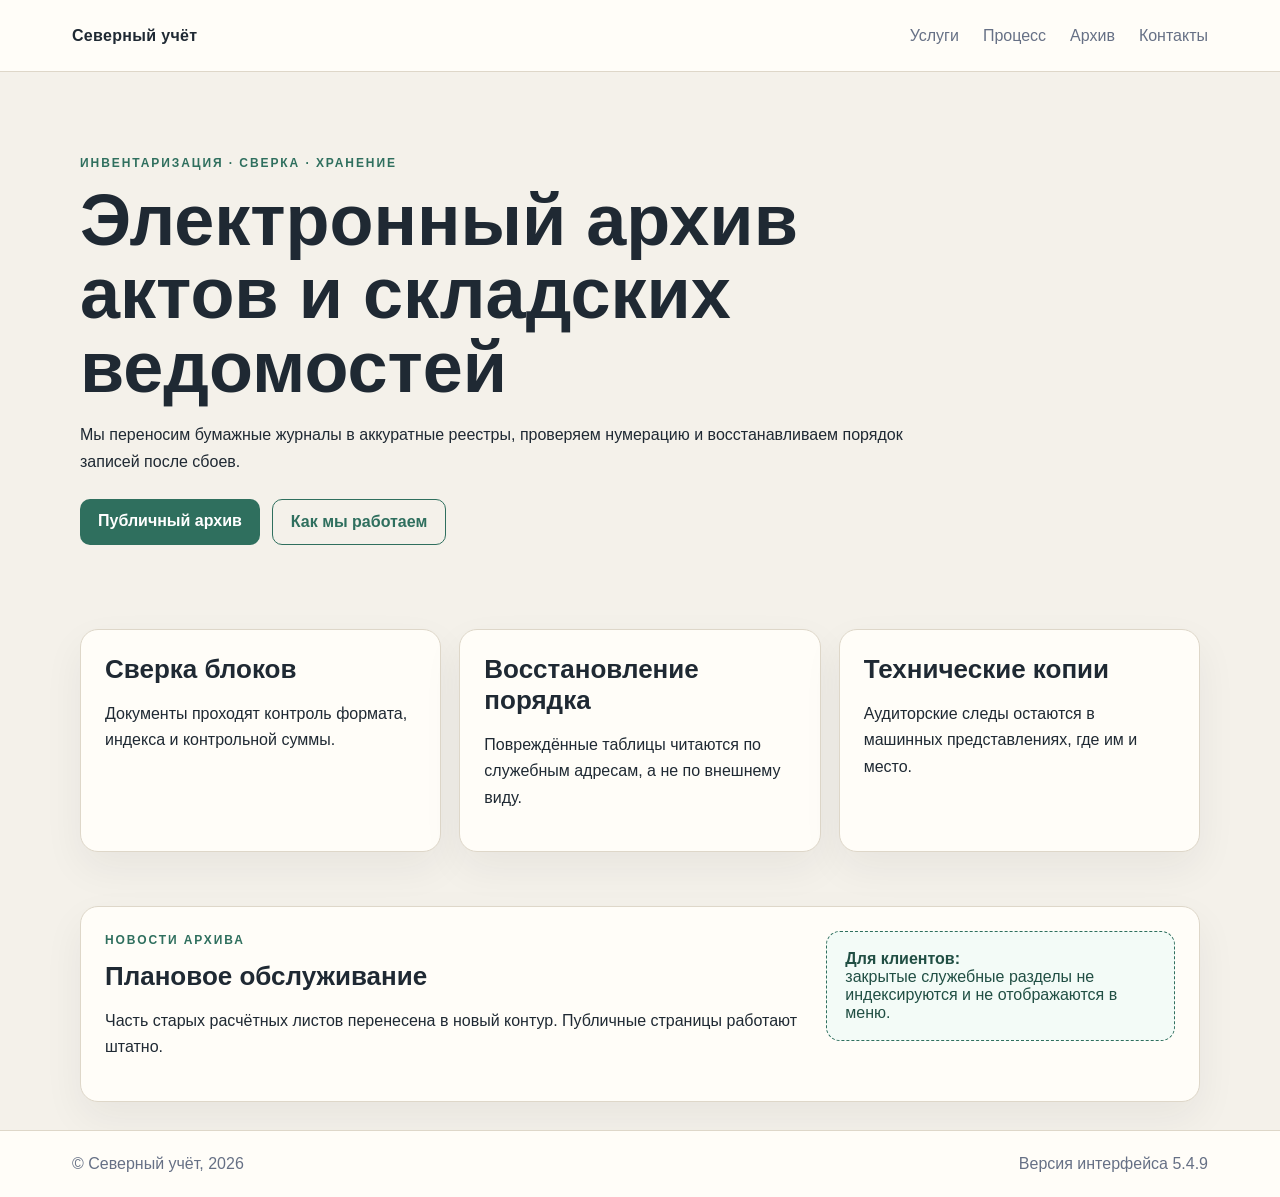
<file: bot/quest/site/n5/index.html>
<!doctype html>
<html lang="ru">
<head>
  <meta charset="utf-8">
  <meta name="viewport" content="width=device-width, initial-scale=1">
  <title>Северный учёт · архив заявок</title>
  <link rel="stylesheet" href="style.css">
</head>
<body>
  <!-- /robots.txt -->
  <!-- operator=argus -->
  <header class="site-header">
  <a class="brand" href="/">Северный учёт</a>
  <nav>
    <a href="/services.html">Услуги</a>
    <a href="/process.html">Процесс</a>
    <a href="/archive.html">Архив</a>
    <a href="/contacts.html">Контакты</a>
  </nav>
</header>
  <main>
    <section class="hero wide-hero">
      <p class="eyebrow">Инвентаризация · сверка · хранение</p>
      <h1>Электронный архив актов и складских ведомостей</h1>
      <p>Мы переносим бумажные журналы в аккуратные реестры, проверяем нумерацию и восстанавливаем порядок записей после сбоев.</p>
      <div class="hero-actions"><a class="button" href="/archive.html">Публичный архив</a><a class="button secondary" href="/process.html">Как мы работаем</a></div>
    </section>
    <section class="cards">
      <article><h2>Сверка блоков</h2><p>Документы проходят контроль формата, индекса и контрольной суммы.</p></article>
      <article><h2>Восстановление порядка</h2><p>Повреждённые таблицы читаются по служебным адресам, а не по внешнему виду.</p></article>
      <article><h2>Технические копии</h2><p>Аудиторские следы остаются в машинных представлениях, где им и место.</p></article>
    </section>
    <section class="archive split">
      <div><p class="eyebrow">Новости архива</p><h2>Плановое обслуживание</h2><p>Часть старых расчётных листов перенесена в новый контур. Публичные страницы работают штатно.</p></div>
      <div class="note"><strong>Для клиентов:</strong><br>закрытые служебные разделы не индексируются и не отображаются в меню.</div>
    </section>
  </main>
  <footer><span>© Северный учёт, 2026</span><span>Версия интерфейса 5.4.9</span></footer>
</body>
</html>
</file>
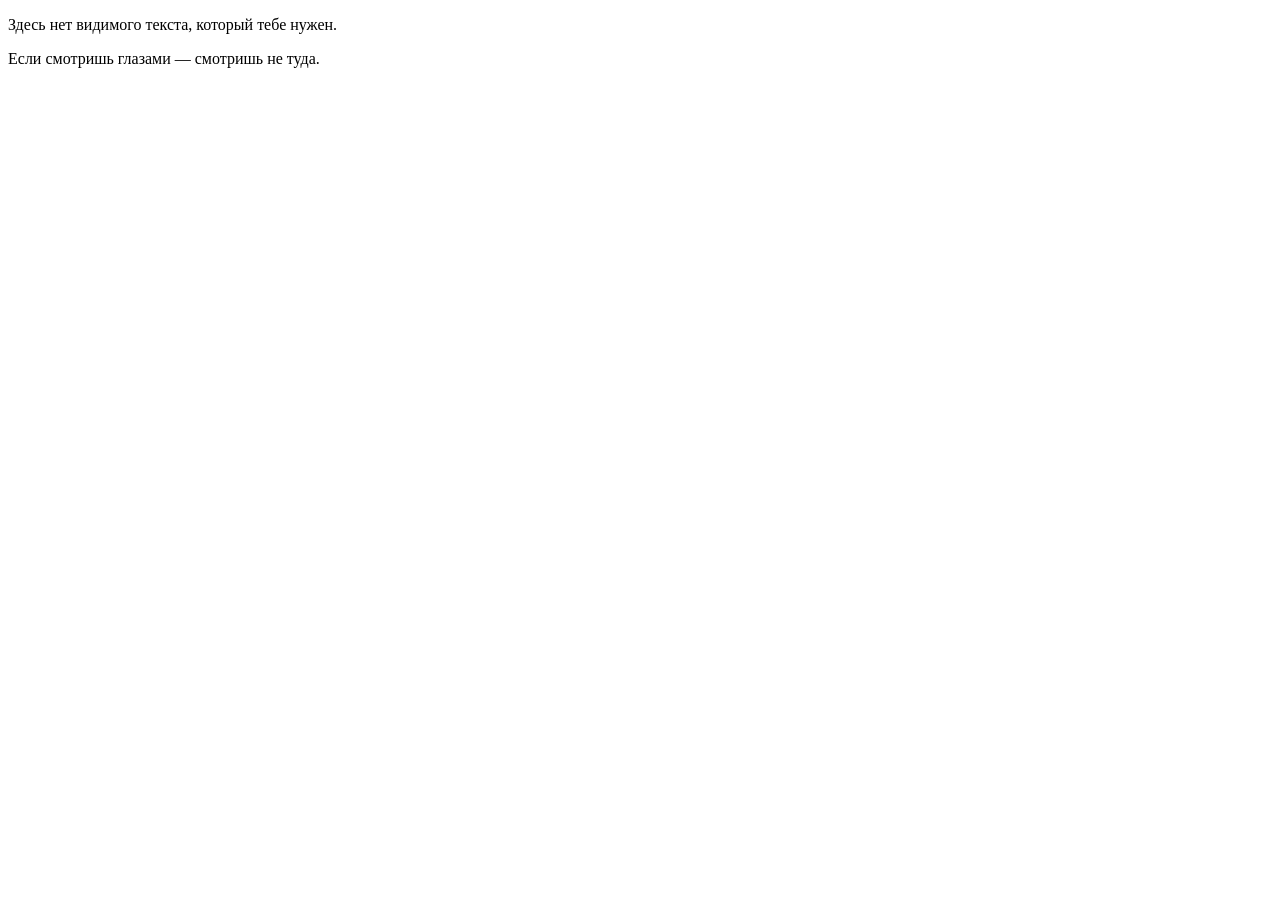
<file: bot/quest/images/artifact_5b.html>
<!DOCTYPE html>
<html lang="ru"><head><meta charset="utf-8"><title>shadow ledger</title></head>
<body>
<p>Здесь нет видимого текста, который тебе нужен.</p>
<!-- HEX UTF-8: d0bb d0be d0ba -->
<p>Если смотришь глазами — смотришь не туда.</p>
</body></html>
</file>
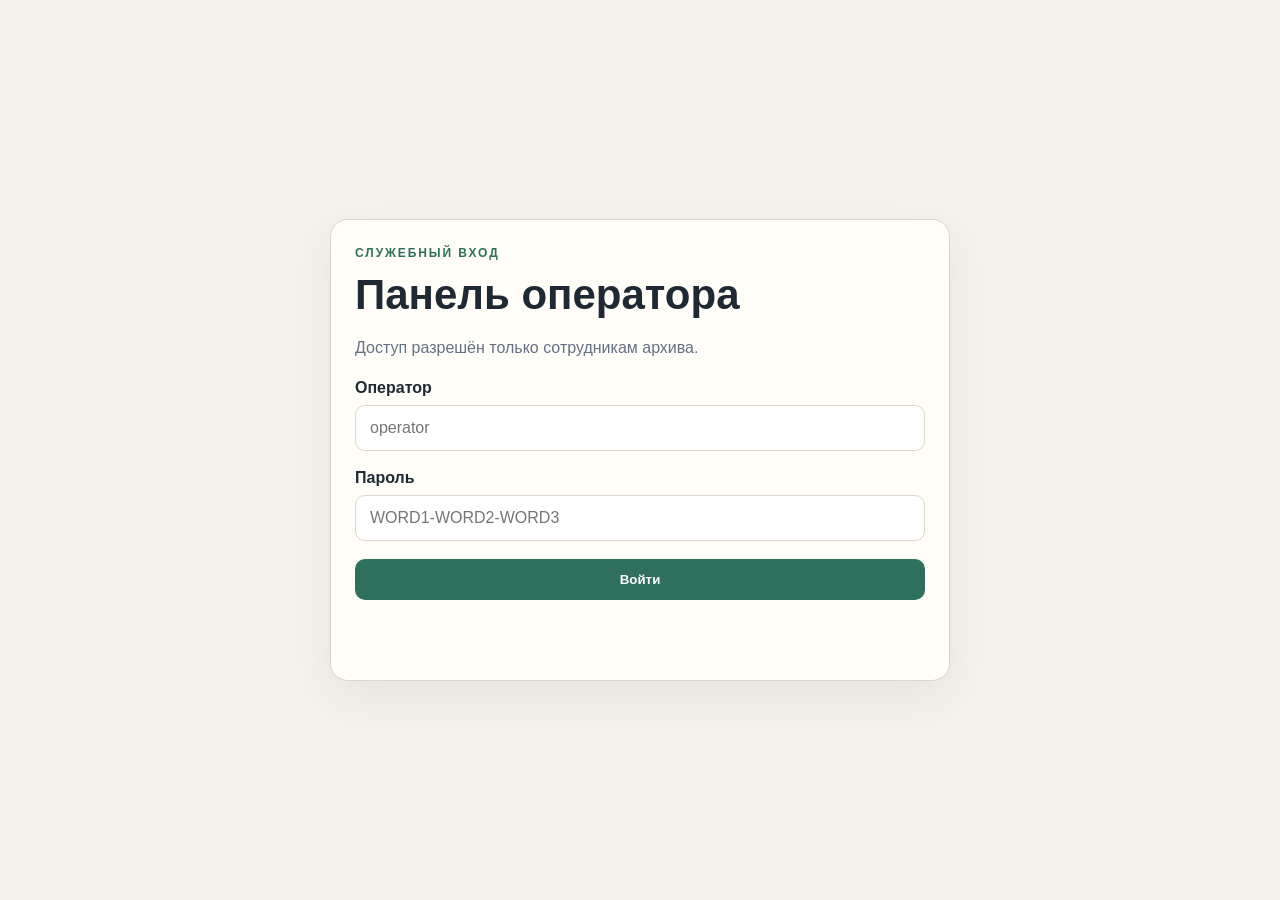
<file: bot/quest/site/n5/admin.html>
<!doctype html>
<html lang="ru">
<head>
  <meta charset="utf-8">
  <meta name="viewport" content="width=device-width, initial-scale=1">
  <title>Северный учёт · оператор</title>
  <link rel="stylesheet" href="style.css">
</head>
<body class="admin-page">
  <main class="admin-shell">
    <section class="login-card" id="login-card">
      <p class="eyebrow">Служебный вход</p>
      <h1>Панель оператора</h1>
      <p class="muted">Доступ разрешён только сотрудникам архива.</p>
      <label>Оператор</label>
      <input id="login" autocomplete="off" placeholder="operator">
      <label>Пароль</label>
      <input id="password" autocomplete="off" placeholder="WORD1-WORD2-WORD3">
      <button id="enter">Войти</button>
      <p class="error" id="error"></p>
    </section>

    <section class="dashboard hidden" id="dashboard">
      <p class="eyebrow">operator: argus</p>
      <h1>Расчётный лист №205</h1>
      <div class="terminal key-board">
        <p>auth: accepted</p>
        <div class="key-row">
          <span>РЕГИСТР</span><strong>МОДУЛЬ</strong>
        </div>
        <div class="key-row">
          <span>РЕЕСТР</span><strong>ЧИСЛО</strong>
        </div>
        <div class="key-row">
          <span>ИСТОЧНИК</span><strong>ЛОК</strong>
        </div>
        <div class="key-row">
          <span>ОПЕРАТОР</span><strong>ARGUS</strong>
        </div>
      </div>
      <p class="muted">Слова уже приняли верные позиции, введите код подтверждения</p>
      <div class="lock-panel" data-rule="код принимает длины слов">
        <label>Кодовый замок</label>
        <div class="digit-lock" aria-label="Кодовый замок">
          <input class="digit" inputmode="numeric" maxlength="1" autocomplete="off">
          <input class="digit" inputmode="numeric" maxlength="1" autocomplete="off">
          <input class="digit" inputmode="numeric" maxlength="1" autocomplete="off">
          <input class="digit" inputmode="numeric" maxlength="1" autocomplete="off">
        </div>
        <button id="close-node">Закрыть расчёт</button>
      </div>
      <div class="result hidden" id="result">
        <h2>Расчёт закрыт</h2>
        <p>Код для Telegram-бота:</p>
        <pre id="bot-code"></pre>
      </div>
    </section>
  </main>
  <script src="admin.js"></script>
</body>
</html>
</file>
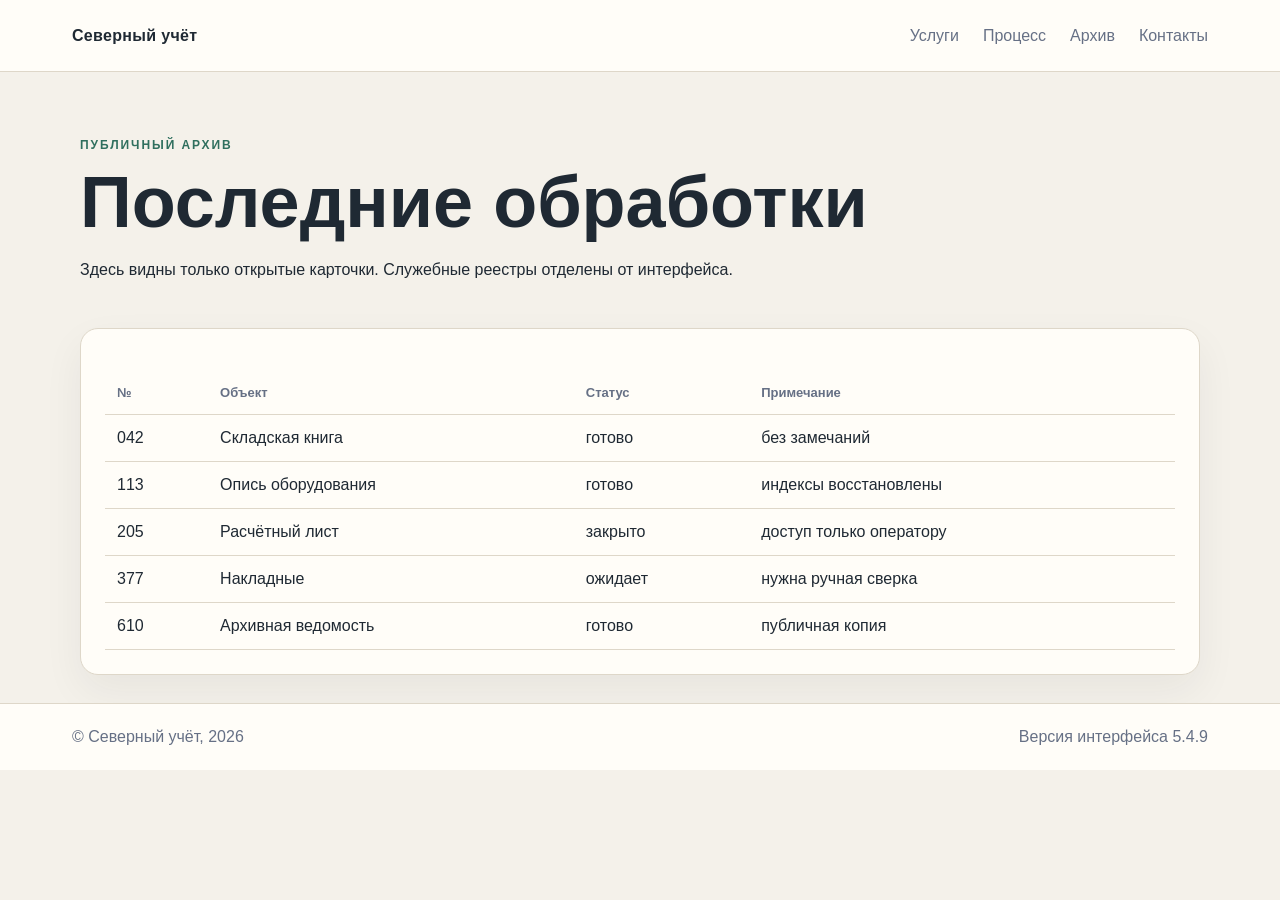
<file: bot/quest/site/n5/archive.html>
<!doctype html>
<html lang="ru">
<head>
  <meta charset="utf-8">
  <meta name="viewport" content="width=device-width, initial-scale=1">
  <title>Северный учёт · публичный архив</title>
  <link rel="stylesheet" href="style.css">
</head>
<body>
  <header class="site-header">
  <a class="brand" href="/">Северный учёт</a>
  <nav>
    <a href="/services.html">Услуги</a>
    <a href="/process.html">Процесс</a>
    <a href="/archive.html">Архив</a>
    <a href="/contacts.html">Контакты</a>
  </nav>
</header>
  <main>
    <section class="page-title"><p class="eyebrow">Публичный архив</p><h1>Последние обработки</h1><p>Здесь видны только открытые карточки. Служебные реестры отделены от интерфейса.</p></section>
    <section class="archive">
      <table>
        <thead><tr><th>№</th><th>Объект</th><th>Статус</th><th>Примечание</th></tr></thead>
        <tbody>
          <tr><td>042</td><td>Складская книга</td><td>готово</td><td>без замечаний</td></tr>
          <tr><td>113</td><td>Опись оборудования</td><td>готово</td><td>индексы восстановлены</td></tr>
          <tr><td>205</td><td>Расчётный лист</td><td>закрыто</td><td>доступ только оператору</td></tr>
          <tr><td>377</td><td>Накладные</td><td>ожидает</td><td>нужна ручная сверка</td></tr>
          <tr><td>610</td><td>Архивная ведомость</td><td>готово</td><td>публичная копия</td></tr>
        </tbody>
      </table>
    </section>
  </main>
  <footer><span>© Северный учёт, 2026</span><span>Версия интерфейса 5.4.9</span></footer>
</body>
</html>
</file>
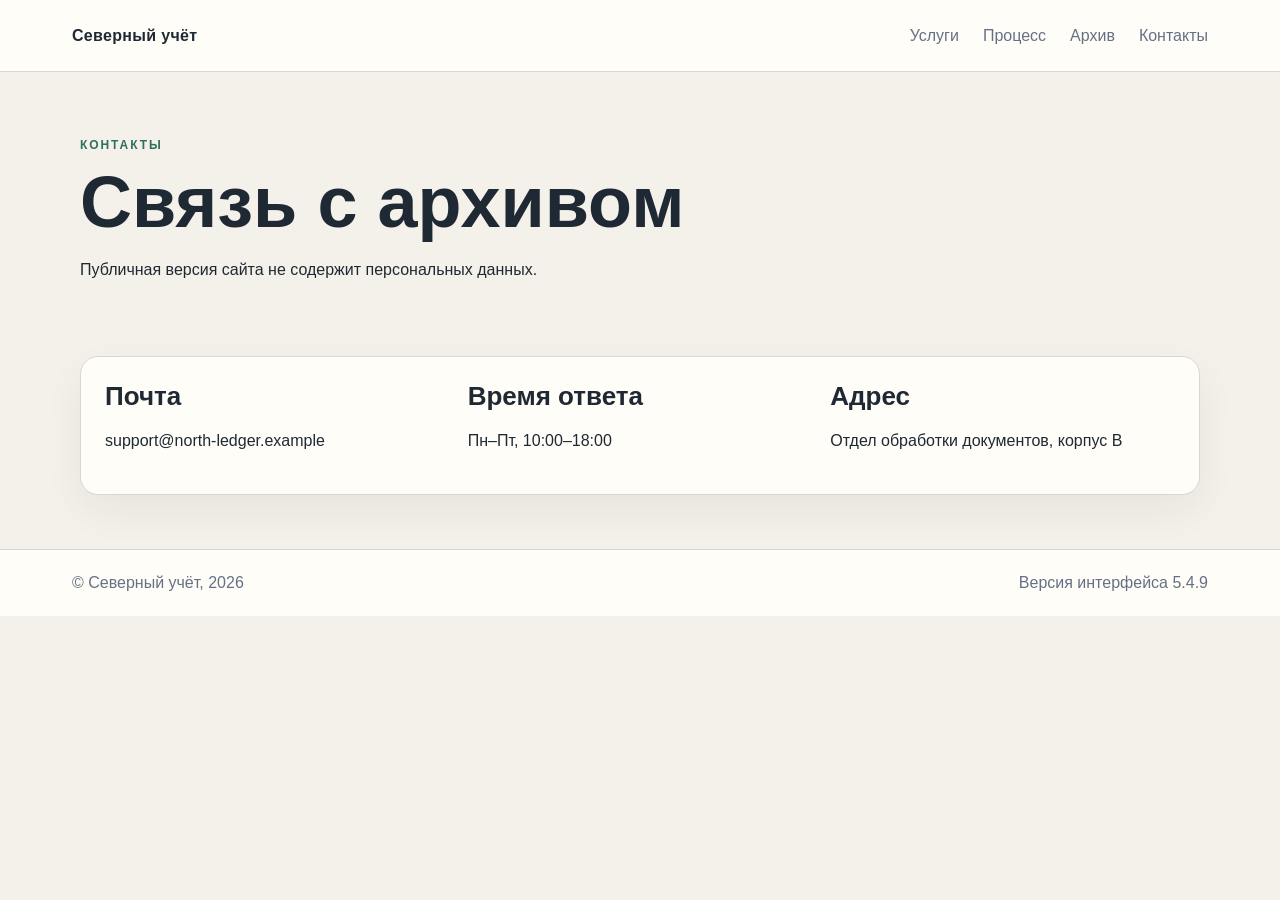
<file: bot/quest/site/n5/contacts.html>
<!doctype html>
<html lang="ru">
<head>
  <meta charset="utf-8">
  <meta name="viewport" content="width=device-width, initial-scale=1">
  <title>Северный учёт · контакты</title>
  <link rel="stylesheet" href="style.css">
</head>
<body>
  <header class="site-header">
  <a class="brand" href="/">Северный учёт</a>
  <nav>
    <a href="/services.html">Услуги</a>
    <a href="/process.html">Процесс</a>
    <a href="/archive.html">Архив</a>
    <a href="/contacts.html">Контакты</a>
  </nav>
</header>
  <main>
    <section class="page-title"><p class="eyebrow">Контакты</p><h1>Связь с архивом</h1><p>Публичная версия сайта не содержит персональных данных.</p></section>
    <section class="contacts grid-contact">
      <div><h2>Почта</h2><p>support@north-ledger.example</p></div>
      <div><h2>Время ответа</h2><p>Пн–Пт, 10:00–18:00</p></div>
      <div><h2>Адрес</h2><p>Отдел обработки документов, корпус B</p></div>
    </section>
    <!-- d0bb d0be d0ba -->
  </main>
  <footer><span>© Северный учёт, 2026</span><span>Версия интерфейса 5.4.9</span></footer>
</body>
</html>
</file>
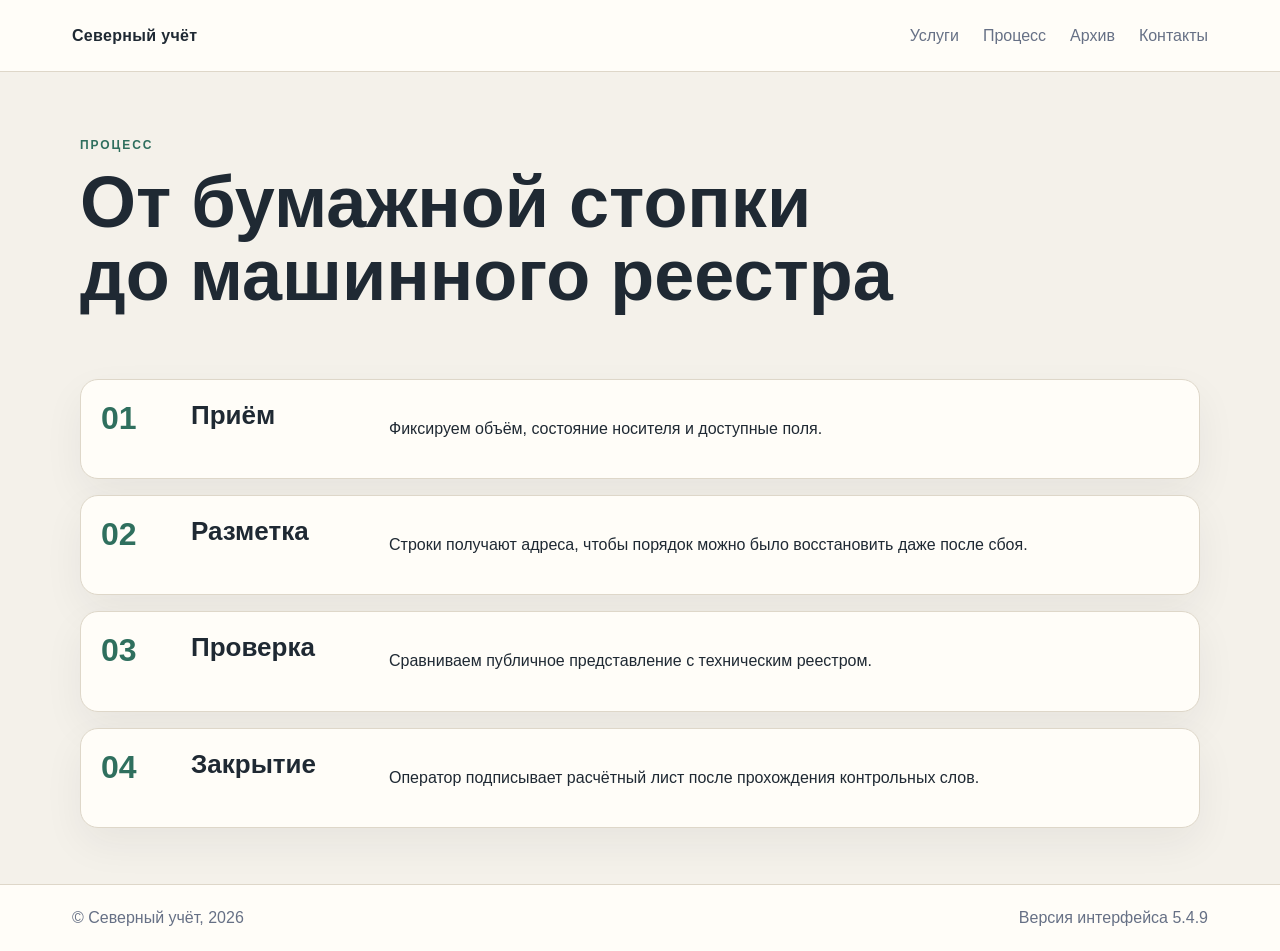
<file: bot/quest/site/n5/process.html>
<!doctype html>
<html lang="ru">
<head>
  <meta charset="utf-8">
  <meta name="viewport" content="width=device-width, initial-scale=1">
  <title>Северный учёт · процесс</title>
  <link rel="stylesheet" href="style.css">
</head>
<body>
  <header class="site-header">
  <a class="brand" href="/">Северный учёт</a>
  <nav>
    <a href="/services.html">Услуги</a>
    <a href="/process.html">Процесс</a>
    <a href="/archive.html">Архив</a>
    <a href="/contacts.html">Контакты</a>
  </nav>
</header>
  <main>
    <section class="page-title"><p class="eyebrow">Процесс</p><h1>От бумажной стопки до машинного реестра</h1></section>
    <section class="timeline">
      <article><span>01</span><h2>Приём</h2><p>Фиксируем объём, состояние носителя и доступные поля.</p></article>
      <article><span>02</span><h2>Разметка</h2><p>Строки получают адреса, чтобы порядок можно было восстановить даже после сбоя.</p></article>
      <article><span>03</span><h2>Проверка</h2><p>Сравниваем публичное представление с техническим реестром.</p></article>
      <article><span>04</span><h2>Закрытие</h2><p>Оператор подписывает расчётный лист после прохождения контрольных слов.</p></article>
    </section>
  </main>
  <footer><span>© Северный учёт, 2026</span><span>Версия интерфейса 5.4.9</span></footer>
</body>
</html>
</file>
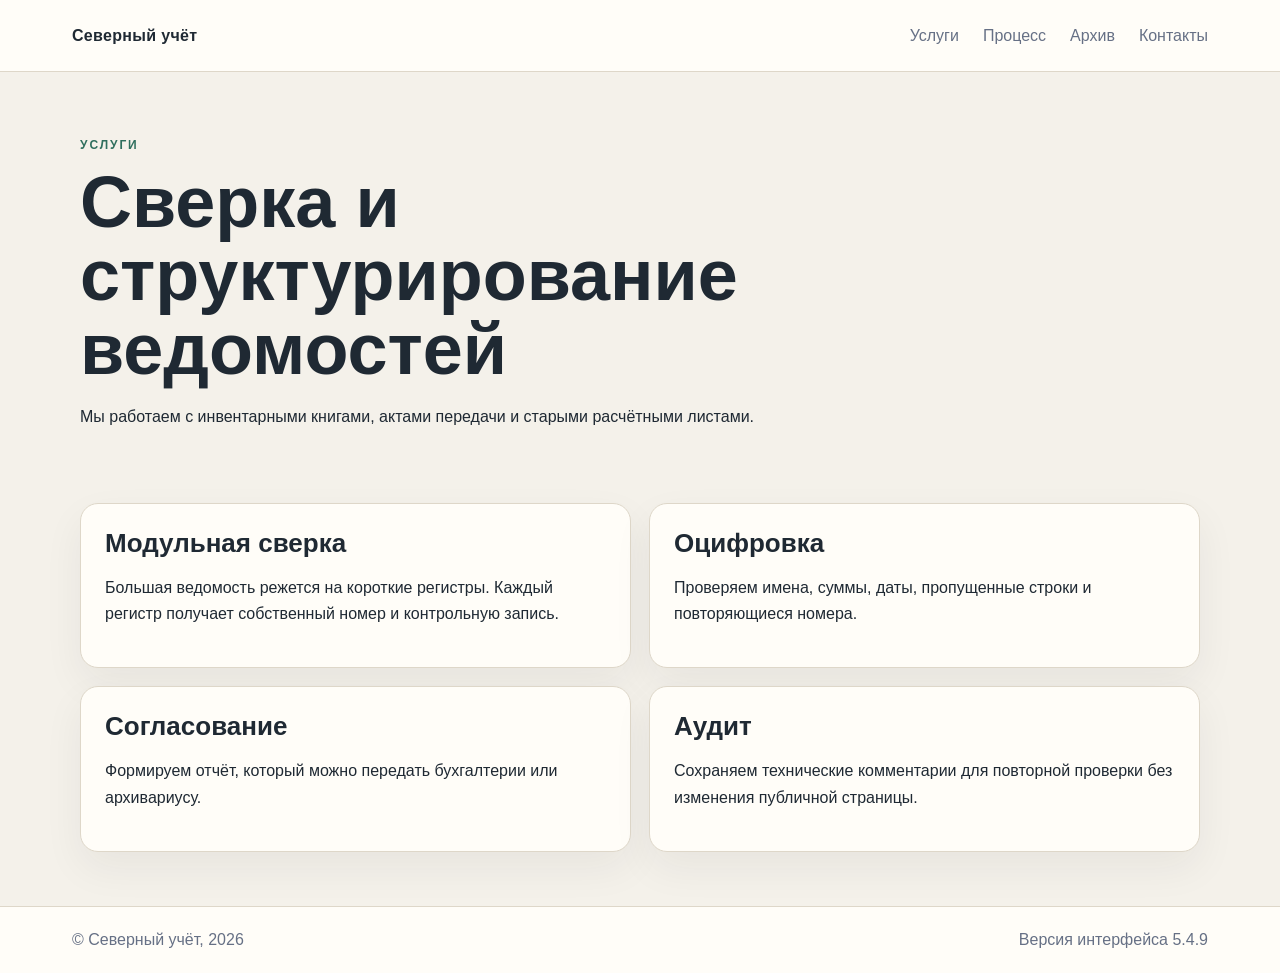
<file: bot/quest/site/n5/services.html>
<!doctype html>
<html lang="ru">
<head>
  <meta charset="utf-8">
  <meta name="viewport" content="width=device-width, initial-scale=1">
  <title>Северный учёт · услуги</title>
  <link rel="stylesheet" href="style.css">
</head>
<body>
  <header class="site-header">
  <a class="brand" href="/">Северный учёт</a>
  <nav>
    <a href="/services.html">Услуги</a>
    <a href="/process.html">Процесс</a>
    <a href="/archive.html">Архив</a>
    <a href="/contacts.html">Контакты</a>
  </nav>
</header>
  <main>
    <section class="page-title"><p class="eyebrow">Услуги</p><h1>Сверка и структурирование ведомостей</h1><p>Мы работаем с инвентарными книгами, актами передачи и старыми расчётными листами.</p></section>
    <section class="cards two">
      <article><h2>Модульная сверка</h2><p>Большая ведомость режется на короткие регистры. Каждый регистр получает собственный номер и контрольную запись.</p></article>
      <article><h2>Оцифровка</h2><p>Проверяем имена, суммы, даты, пропущенные строки и повторяющиеся номера.</p></article>
      <article><h2>Согласование</h2><p>Формируем отчёт, который можно передать бухгалтерии или архивариусу.</p></article>
      <article><h2>Аудит</h2><p>Сохраняем технические комментарии для повторной проверки без изменения публичной страницы.</p></article>
    </section>
    <!-- 001101 001111 000101 010100 001100 011101 -->
  </main>
  <footer><span>© Северный учёт, 2026</span><span>Версия интерфейса 5.4.9</span></footer>
</body>
</html>
</file>
<file: bot/quest/site/n5/style.css>
:root { color-scheme: light; --bg:#f4f1ea; --paper:#fffdf8; --ink:#1f2933; --muted:#667085; --line:#ded7c9; --accent:#2f6f5e; --accent-dark:#214f44; --bad:#9f1239; }
* { box-sizing:border-box; }
body { margin:0; min-height:100vh; background:var(--bg); color:var(--ink); font-family: Inter, Arial, sans-serif; }
a { color:inherit; }
.site-header { height:72px; display:flex; align-items:center; justify-content:space-between; padding:0 min(6vw,72px); background:var(--paper); border-bottom:1px solid var(--line); position:sticky; top:0; z-index:2; }
.brand { font-weight:800; text-decoration:none; letter-spacing:.02em; }
nav { display:flex; gap:24px; } nav a { text-decoration:none; color:var(--muted); }
main { width:min(1120px, calc(100% - 32px)); margin:0 auto; }
.hero { padding:82px 0 56px; max-width:760px; }
.eyebrow { margin:0 0 10px; color:var(--accent); text-transform:uppercase; font-size:12px; letter-spacing:.16em; font-weight:800; }
h1 { margin:0 0 18px; font-size:clamp(36px, 6vw, 72px); line-height:1.02; } h2 { margin:0 0 12px; font-size:26px; } p { line-height:1.65; }
.button, button { display:inline-block; border:0; background:var(--accent); color:white; padding:13px 18px; border-radius:10px; text-decoration:none; font-weight:700; cursor:pointer; } .button:hover, button:hover { background:var(--accent-dark); }
.cards { display:grid; grid-template-columns:repeat(3,1fr); gap:18px; margin:28px 0 54px; }
.cards article, .archive, .contacts, .login-card, .dashboard { background:var(--paper); border:1px solid var(--line); border-radius:18px; padding:24px; box-shadow:0 16px 40px rgba(31,41,51,.06); }
.archive { margin-bottom:28px; } table { width:100%; border-collapse:collapse; margin-top:18px; } th, td { text-align:left; padding:14px 12px; border-bottom:1px solid var(--line); } th { color:var(--muted); font-size:13px; }
.contacts { margin:28px 0 54px; } .small, .muted { color:var(--muted); }
footer { display:flex; justify-content:space-between; gap:16px; padding:24px min(6vw,72px); border-top:1px solid var(--line); color:var(--muted); background:var(--paper); }
.admin-page { display:grid; place-items:center; padding:28px; } .admin-shell { width:min(620px, 100%); margin:0; } .login-card h1, .dashboard h1 { font-size:42px; }
label { display:block; margin:18px 0 8px; font-weight:700; } input { width:100%; border:1px solid var(--line); border-radius:10px; padding:13px 14px; font:inherit; background:#fff; color:var(--ink); } input:focus { outline:2px solid rgba(47,111,94,.18); border-color:var(--accent); }
.login-card button, .dashboard button { margin-top:18px; width:100%; } .error { color:var(--bad); min-height:24px; } .hidden { display:none; }
.terminal { background:#101828; color:#d1fadf; padding:18px; border-radius:14px; font-family:Consolas, 'Courier New', monospace; } .terminal p { margin:4px 0; }
.result { margin-top:18px; padding:18px; border:1px dashed var(--accent); border-radius:14px; background:#effaf5; } .result pre { font-size:36px; margin:8px 0 0; color:var(--accent-dark); }
.shake { animation:shake .28s linear; border-color:var(--bad); } @keyframes shake { 0%,100%{transform:translateX(0)} 25%{transform:translateX(-6px)} 75%{transform:translateX(6px)} }
@media (max-width:760px) { nav { display:none; } .cards { grid-template-columns:1fr; } footer { flex-direction:column; } }
.hero-actions { display:flex; gap:12px; flex-wrap:wrap; margin-top:24px; }
.button.secondary { background:transparent; color:var(--accent); border:1px solid var(--accent); }
.wide-hero { max-width:860px; }
.page-title { padding:64px 0 28px; max-width:840px; }
.cards.two { grid-template-columns:repeat(2,1fr); }
.split { display:grid; grid-template-columns:2fr 1fr; gap:24px; align-items:start; }
.note { background:#f3fbf7; border:1px dashed var(--accent); border-radius:14px; padding:18px; color:var(--accent-dark); }
.timeline { display:grid; gap:16px; margin:20px 0 56px; }
.timeline article { display:grid; grid-template-columns:72px 180px 1fr; gap:18px; align-items:start; background:var(--paper); border:1px solid var(--line); border-radius:18px; padding:20px; box-shadow:0 16px 40px rgba(31,41,51,.06); }
.timeline span { color:var(--accent); font-weight:900; font-size:32px; }
.grid-contact { display:grid; grid-template-columns:repeat(3,1fr); gap:18px; }
@media (max-width:760px) { .cards.two, .split, .grid-contact { grid-template-columns:1fr; } .timeline article { grid-template-columns:1fr; } }
.machine-card { margin:34px 0 56px; padding:16px 18px; border:1px dashed var(--line); border-radius:14px; background:#fbfaf6; color:var(--muted); font-family:Consolas, 'Courier New', monospace; font-size:13px; }
.machine-card dt { float:left; clear:left; width:92px; color:var(--accent-dark); font-weight:700; }
.machine-card dd { margin:6px 0 6px 106px; overflow-wrap:anywhere; }
.key-board { display:grid; gap:10px; }
.key-row { display:grid; grid-template-columns:120px 1fr; gap:12px; align-items:center; }
.key-row span { color:#98a2b3; }
.key-row strong { color:#d1fadf; letter-spacing:.08em; }
.lock-panel { margin-top:18px; padding:18px; border:1px solid var(--line); border-radius:16px; background:#fbfaf6; text-align:center; }
.digit-lock { display:grid; grid-template-columns:repeat(4, minmax(48px, 72px)); gap:12px; margin:10px auto 16px; justify-content:center; }
.digit { height:72px; text-align:center; font-size:36px; font-weight:800; font-family:Consolas, 'Courier New', monospace; }
@media (max-width:460px) { .digit-lock { grid-template-columns:repeat(4, 1fr); } .digit { height:58px; font-size:28px; } .key-row { grid-template-columns:1fr; gap:2px; } }
</file>
